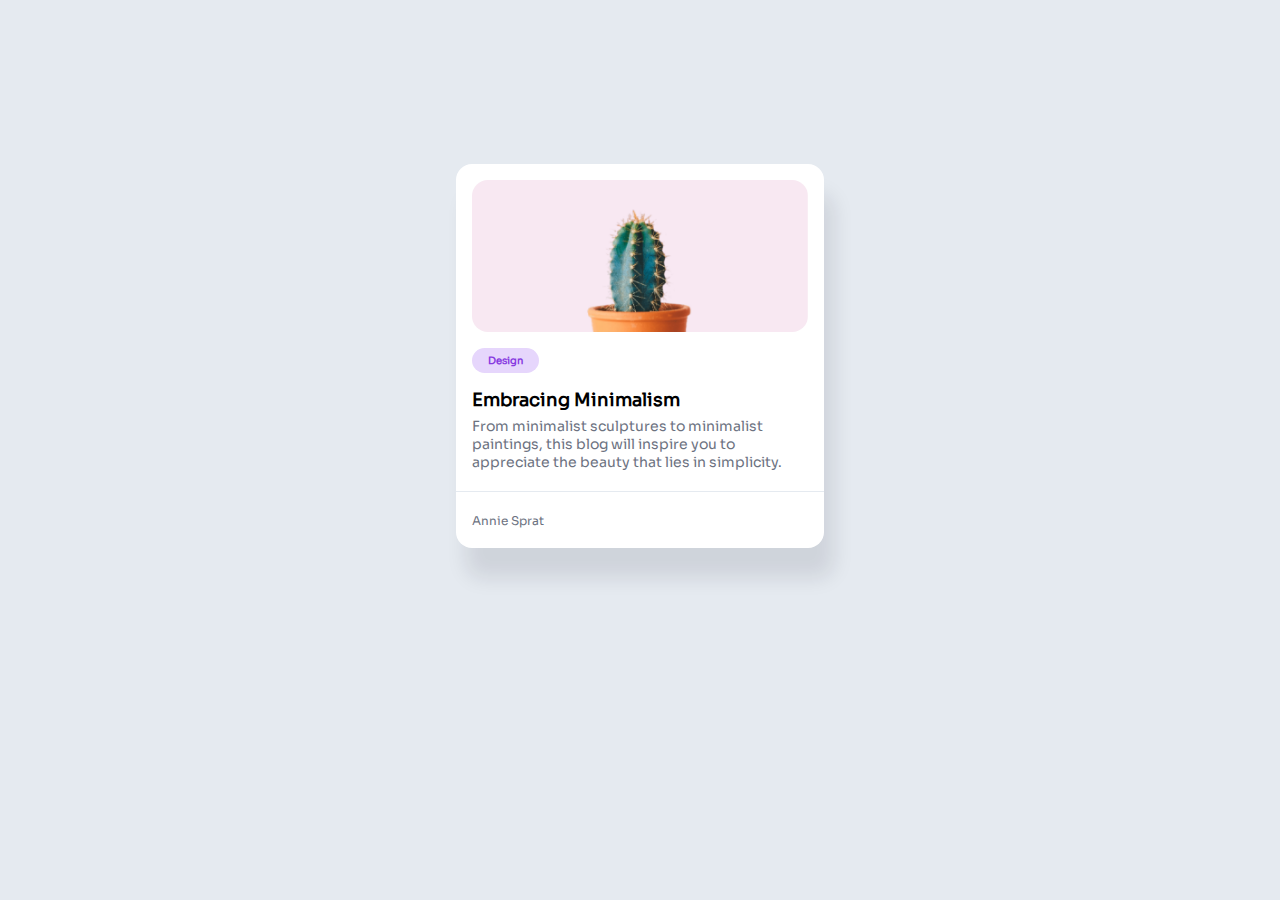
<file: Card/index.html>
<html>
    <head>
        <title>CSS CARD CHALLENGE</title>
        <meta charset="UTF-8">
        <link rel="stylesheet" href="style.css">
    </head>
    <body>
        <div class="card">
            <img src="cactus_img.jpg" alt="" class="card_thumbnail">
            <span class="category">Design</span>
            <h3 class="card_title">Embracing Minimalism</h3>
            <p class="card_content">
                From minimalist sculptures to minimalist paintings, this blog will inspire you to appreciate the beauty that lies in simplicity.
            </p>
            <!-- Didn't knew size above Author name so I made it by my own -->
            <div class="card_footer">
                <span class="card_author">Annie Sprat</span>
            </div>
        </div>
    </body>
</html>
</file>
<file: Card/style.css>
/* latin-ext */
@font-face {
    font-family: 'Sora';
    font-style: normal;
    font-weight: 400;
    src: url("sora.woff2") format('woff2');
    unicode-range: U+0100-02AF, U+0304, U+0308, U+0329, U+1E00-1E9F, U+1EF2-1EFF, U+2020, U+20A0-20AB, U+20AD-20CF, U+2113, U+2C60-2C7F, U+A720-A7FF;
  }
  /* latin */
  @font-face {
    font-family: 'Sora';
    font-style: normal;
    font-weight: 400;
    src: url("sora.woff2") format('woff2');
    unicode-range: U+0000-00FF, U+0131, U+0152-0153, U+02BB-02BC, U+02C6, U+02DA, U+02DC, U+0304, U+0308, U+0329, U+2000-206F, U+2074, U+20AC, U+2122, U+2191, U+2193, U+2212, U+2215, U+FEFF, U+FFFD;
  }

*{
    margin: 0;
    padding: 0;
}

body{
    background-color: #E5EAF0;
}

.card{
    background-color: #FFFFFF;
    font-family: "Sora";
    width: 336px;
    padding-left: 16px;
    padding-right: 16px;
    padding-top: 16px;
    padding-bottom: 20px;
    border-radius: 16px;
    box-shadow: 10px 30px 20px 0px rgba(17, 23, 41, 0.103);
    margin: auto;
    margin-top: 164px;
    position: relative;
}

.card .card_thumbnail{
    width: 336px;
    height: 152px;
    border-radius: 16px;;
}

.card .category{
    font-size: 10px;
    font-weight: bold;
    color: #883AE1;
    background-color: #E6D6FC;
    display: inline-block;
    margin-top: 16px;
    padding: 6px 16px 6px 16px;
    border-radius: 16px;
}

.card .card_title{
    font-weight: bold;
    font-size: 18px;
    margin-top: 16px;
}

.card .card_content{
    font-size: 14px;
    margin-top: 6px;
    color: #6C727F;
}

.card .card_footer{
    margin-top: 20px;
    margin-right: -16px;
    margin-left: -16px;
    margin-bottom: 20px;
    padding-left: 16px;
    padding-top: 16px;
    font-size: 12px;
    border-top: 1px solid #E5EAF0;
    color: #6C727F;
}

.card .card_author{
    position: absolute;
    bottom: 20px;
    left: 16px;
}
</file>
